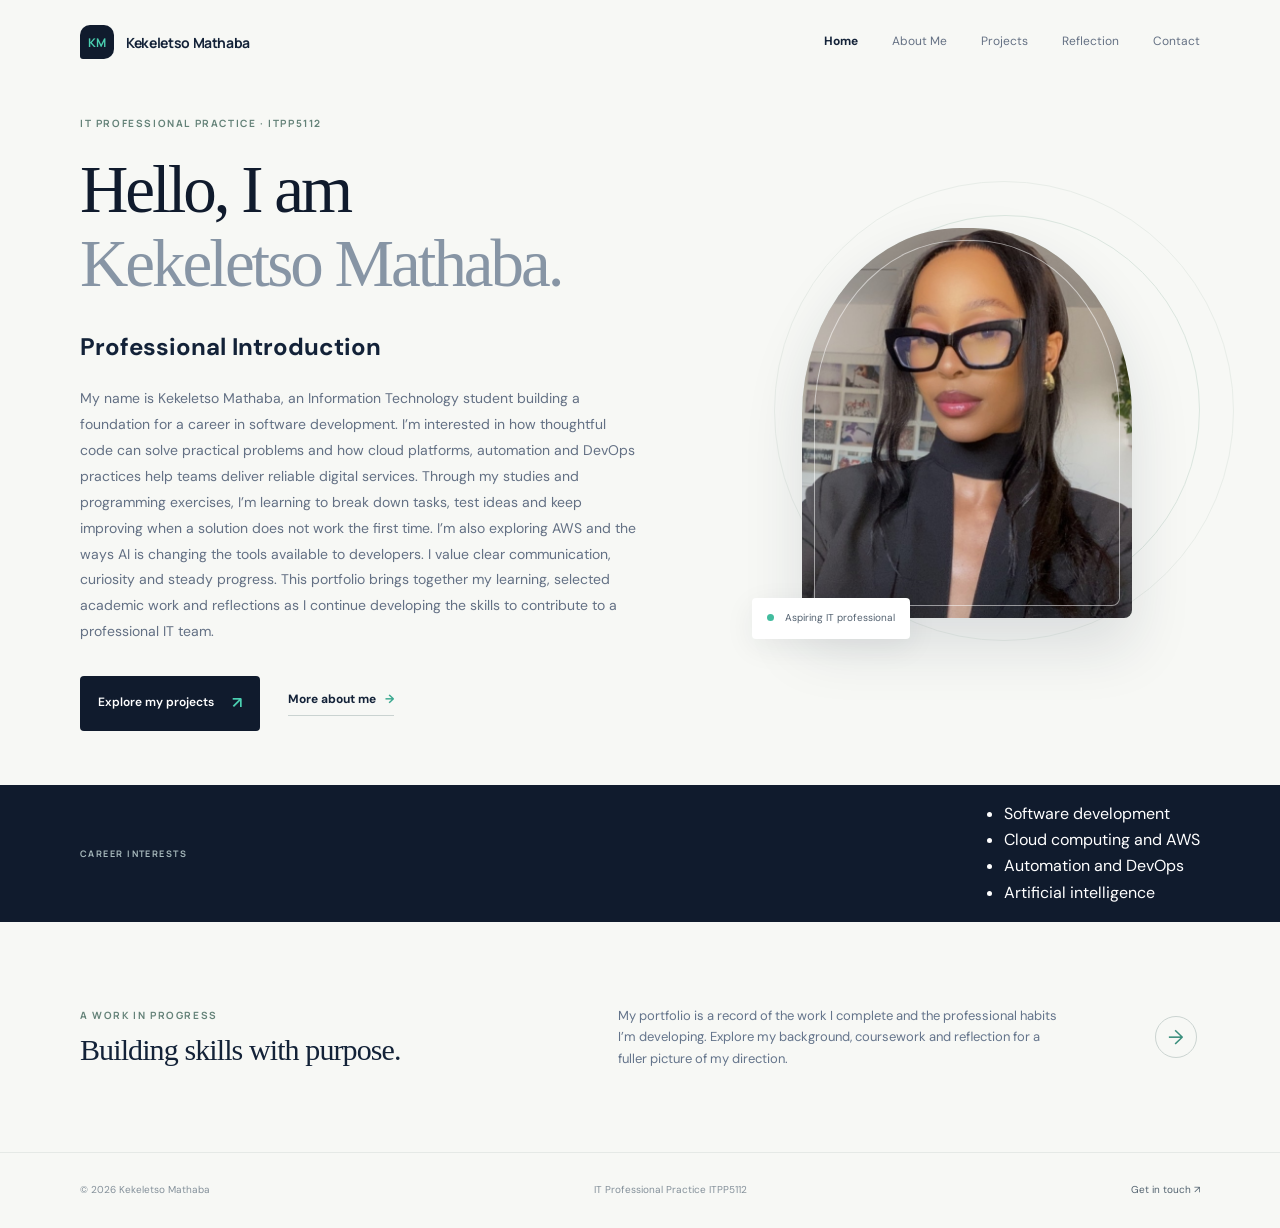
<file: index.html>
<!doctype html>
<html lang="en">
<head>
  <meta charset="utf-8">
  <meta name="viewport" content="width=device-width, initial-scale=1">
  <meta name="description" content="Meet Kekeletso Mathaba, an aspiring IT professional interested in software development, cloud computing, automation and DevOps.">
  <meta name="theme-color" content="#101b2d">
  <title>Kekeletso Mathaba | Aspiring IT Professional</title>
  <link rel="stylesheet" href="styles.css">
</head>
<body>
  <a class="skip-link" href="#main">Skip to content</a>
  <header class="site-header"><a class="brand" href="index.html" aria-label="Kekeletso Mathaba home"><span class="brand-mark">KM</span><span>Kekeletso Mathaba</span></a><button class="menu-toggle" aria-expanded="false" aria-controls="site-nav">Menu</button><nav id="site-nav" class="site-nav" aria-label="Main navigation"><a aria-current="page" href="index.html">Home</a><a href="about.html">About Me</a><a href="projects.html">Projects</a><a href="reflection.html">Reflection</a><a href="contact.html">Contact</a></nav></header>
  <main id="main">
    <section class="hero wrap"><div class="hero-copy"><p class="eyebrow">IT PROFESSIONAL PRACTICE · ITPP5112</p><h1>Hello, I am<br><span>Kekeletso Mathaba.</span></h1>
      <h2 class="home-section-title">Professional Introduction</h2><p class="intro">My name is Kekeletso Mathaba, an Information Technology student building a foundation for a career in software development. I’m interested in how thoughtful code can solve practical problems and how cloud platforms, automation and DevOps practices help teams deliver reliable digital services. Through my studies and programming exercises, I’m learning to break down tasks, test ideas and keep improving when a solution does not work the first time. I’m also exploring AWS and the ways AI is changing the tools available to developers. I value clear communication, curiosity and steady progress. This portfolio brings together my learning, selected academic work and reflections as I continue developing the skills to contribute to a professional IT team.</p>
      <div class="actions"><a class="button" href="projects.html">Explore my projects <span aria-hidden="true">↗</span></a><a class="text-link" href="about.html">More about me <span aria-hidden="true">→</span></a></div>
    </div><div class="hero-visual"><div class="photo-frame"><img src="assets/kekeletso-mathaba.jpeg" alt="Professional portrait of Kekeletso Mathaba"></div><div class="photo-caption"><span class="status-dot"></span> Aspiring IT professional</div><div class="orbit orbit-one"></div><div class="orbit orbit-two"></div></div></section>
    <section class="interest-band"><div class="wrap interest-inner"><span>CAREER INTERESTS</span><ul><li>Software development</li><li>Cloud computing and AWS</li><li>Automation and DevOps</li><li>Artificial intelligence</li></ul></div></section>
    <section class="wrap home-next"><div><p class="eyebrow">A WORK IN PROGRESS</p><h2>Building skills with purpose.</h2></div><p>My portfolio is a record of the work I complete and the professional habits I’m developing. Explore my background, coursework and reflection for a fuller picture of my direction.</p><a class="round-link" href="about.html" aria-label="Read about Kekeletso">→</a></section>
  </main>
  <footer class="site-footer"><div class="wrap footer-inner"><span>© <span data-year>2026</span> Kekeletso Mathaba</span><span>IT Professional Practice ITPP5112</span><a href="mailto:mathabakekeletso8@gmail.com">Get in touch ↗</a></div></footer>
  <script src="script.js"></script>
</body></html>
</file>
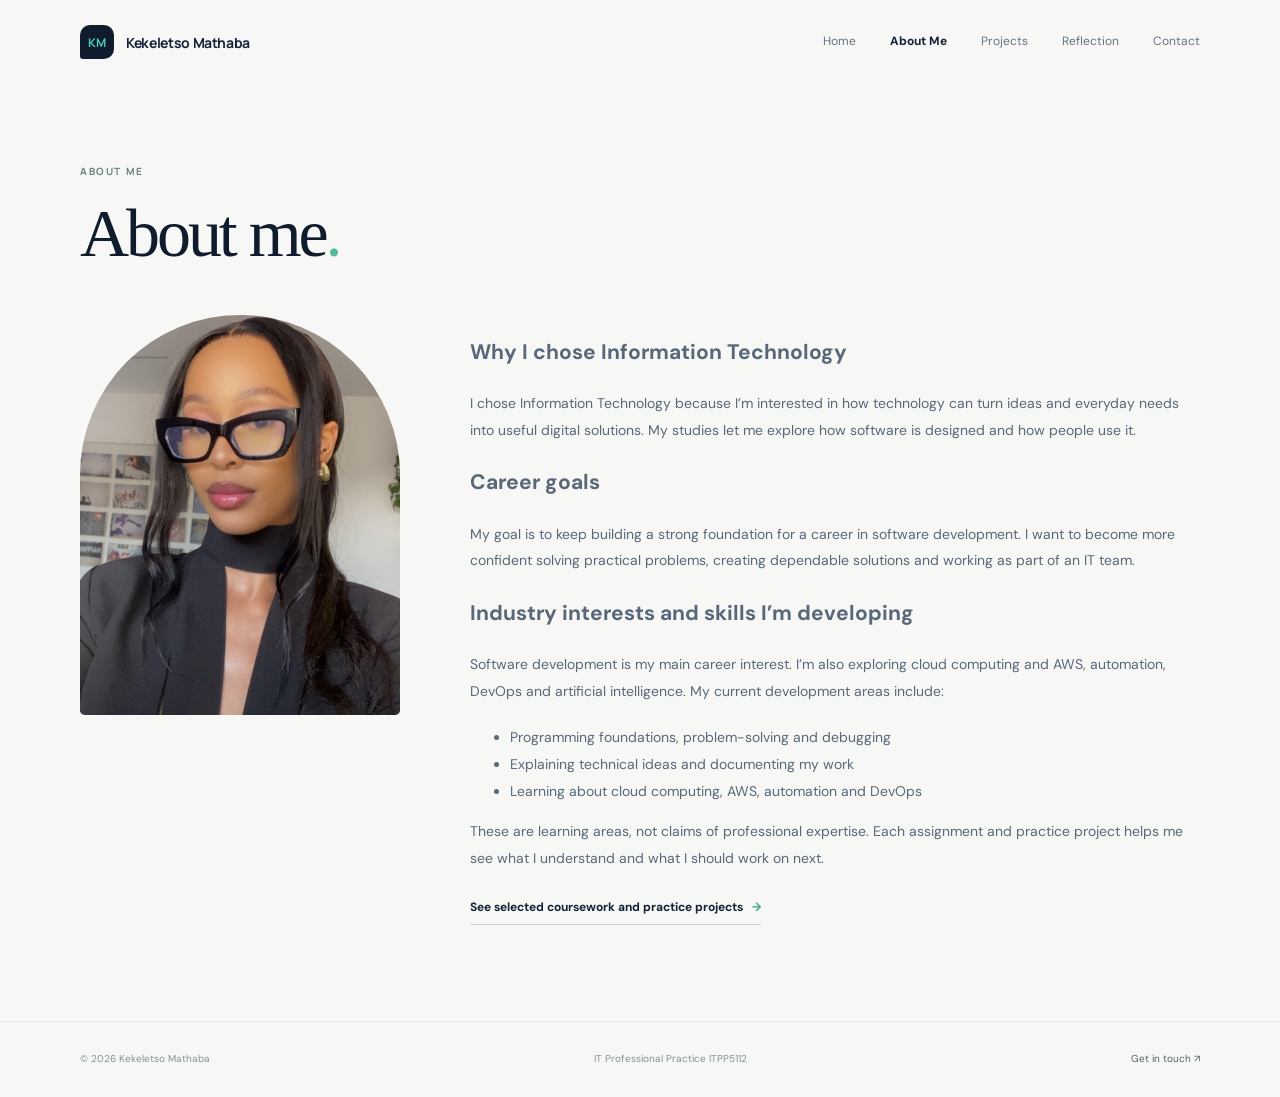
<file: about.html>
<!doctype html>
<html lang="en"><head><meta charset="utf-8"><meta name="viewport" content="width=device-width, initial-scale=1"><meta name="description" content="Learn about Kekeletso Mathaba's IT studies, career goals and developing technical skills."><meta name="theme-color" content="#101b2d"><title>About Me | Kekeletso Mathaba</title><link rel="stylesheet" href="styles.css"></head>
<body><a class="skip-link" href="#main">Skip to content</a><header class="site-header"><a class="brand" href="index.html"><span class="brand-mark">KM</span><span>Kekeletso Mathaba</span></a><button class="menu-toggle" aria-expanded="false" aria-controls="site-nav">Menu</button><nav id="site-nav" class="site-nav" aria-label="Main navigation"><a href="index.html">Home</a><a aria-current="page" href="about.html">About Me</a><a href="projects.html">Projects</a><a href="reflection.html">Reflection</a><a href="contact.html">Contact</a></nav></header>
<main id="main" class="wrap page-main"><p class="eyebrow">ABOUT ME</p><h1 class="page-title">About me<span class="title-period">.</span></h1><div class="about-layout"><div class="about-image"><img src="assets/kekeletso-mathaba.jpeg" alt="Kekeletso Mathaba, an aspiring IT professional"></div><div class="prose"><section><h2>Why I chose Information Technology</h2><p>I chose Information Technology because I’m interested in how technology can turn ideas and everyday needs into useful digital solutions. My studies let me explore how software is designed and how people use it.</p></section><section><h2>Career goals</h2><p>My goal is to keep building a strong foundation for a career in software development. I want to become more confident solving practical problems, creating dependable solutions and working as part of an IT team.</p></section><section><h2>Industry interests and skills I’m developing</h2><p>Software development is my main career interest. I’m also exploring cloud computing and AWS, automation, DevOps and artificial intelligence. My current development areas include:</p><ul><li>Programming foundations, problem-solving and debugging</li><li>Explaining technical ideas and documenting my work</li><li>Learning about cloud computing, AWS, automation and DevOps</li></ul><p>These are learning areas, not claims of professional expertise. Each assignment and practice project helps me see what I understand and what I should work on next.</p></section><a class="inline-link" href="projects.html">See selected coursework and practice projects <span aria-hidden="true">→</span></a></div></div></main>
<footer class="site-footer"><div class="wrap footer-inner"><span>© <span data-year>2026</span> Kekeletso Mathaba</span><span>IT Professional Practice ITPP5112</span><a href="mailto:mathabakekeletso8@gmail.com">Get in touch ↗</a></div></footer><script src="script.js"></script></body></html>
</file>
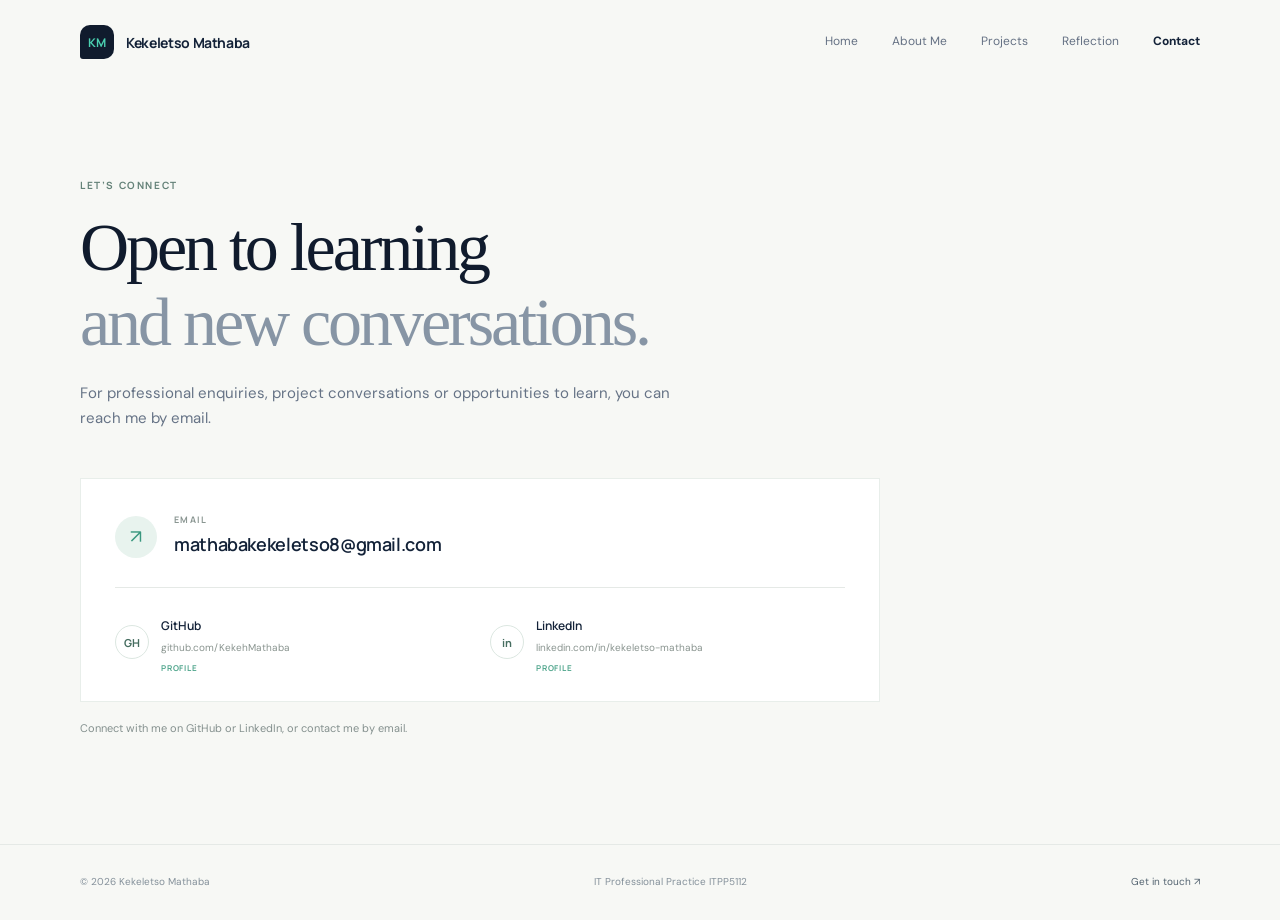
<file: contact.html>
<!doctype html>
<html lang="en"><head><meta charset="utf-8"><meta name="viewport" content="width=device-width, initial-scale=1"><meta name="description" content="Contact aspiring IT professional Kekeletso Mathaba by email and find placeholder links for GitHub and LinkedIn profiles."><meta name="theme-color" content="#101b2d"><title>Contact | Kekeletso Mathaba</title><link rel="stylesheet" href="styles.css"></head>
<body><a class="skip-link" href="#main">Skip to content</a><header class="site-header"><a class="brand" href="index.html"><span class="brand-mark">KM</span><span>Kekeletso Mathaba</span></a><button class="menu-toggle" aria-expanded="false" aria-controls="site-nav">Menu</button><nav id="site-nav" class="site-nav" aria-label="Main navigation"><a href="index.html">Home</a><a href="about.html">About Me</a><a href="projects.html">Projects</a><a href="reflection.html">Reflection</a><a aria-current="page" href="contact.html">Contact</a></nav></header>
<main id="main" class="wrap page-main contact-main"><p class="eyebrow">LET’S CONNECT</p><h1 class="page-title">Open to learning<br><span>and new conversations.</span></h1><p class="page-lead">For professional enquiries, project conversations or opportunities to learn, you can reach me by email.</p><div class="contact-card"><div class="contact-email"><span class="contact-icon">↗</span><div><span class="contact-label">EMAIL</span><a href="mailto:mathabakekeletso8@gmail.com">mathabakekeletso8@gmail.com</a></div></div><div class="profile-links"><div class="profile-row"><a class="profile-badge" href="https://github.com/KekehMathaba" target="_blank" rel="noopener noreferrer" aria-label="Visit Kekeletso Mathaba's GitHub profile">GH</a><div><strong><a href="https://github.com/KekehMathaba" target="_blank" rel="noopener noreferrer">GitHub</a></strong><p>github.com/KekehMathaba</p></div><span class="profile-soon">PROFILE</span></div><div class="profile-row"><a class="profile-badge" href="https://www.linkedin.com/in/kekeletso-mathaba" target="_blank" rel="noopener noreferrer" aria-label="Visit Kekeletso Mathaba's LinkedIn profile">in</a><div><strong><a href="https://www.linkedin.com/in/kekeletso-mathaba" target="_blank" rel="noopener noreferrer">LinkedIn</a></strong><p>linkedin.com/in/kekeletso-mathaba</p></div><span class="profile-soon">PROFILE</span></div></div></div><p class="contact-footnote">Connect with me on GitHub or LinkedIn, or contact me by email.</p></main>
<footer class="site-footer"><div class="wrap footer-inner"><span>© <span data-year>2026</span> Kekeletso Mathaba</span><span>IT Professional Practice ITPP5112</span><a href="mailto:mathabakekeletso8@gmail.com">Get in touch ↗</a></div></footer><script src="script.js"></script></body></html>
</file>
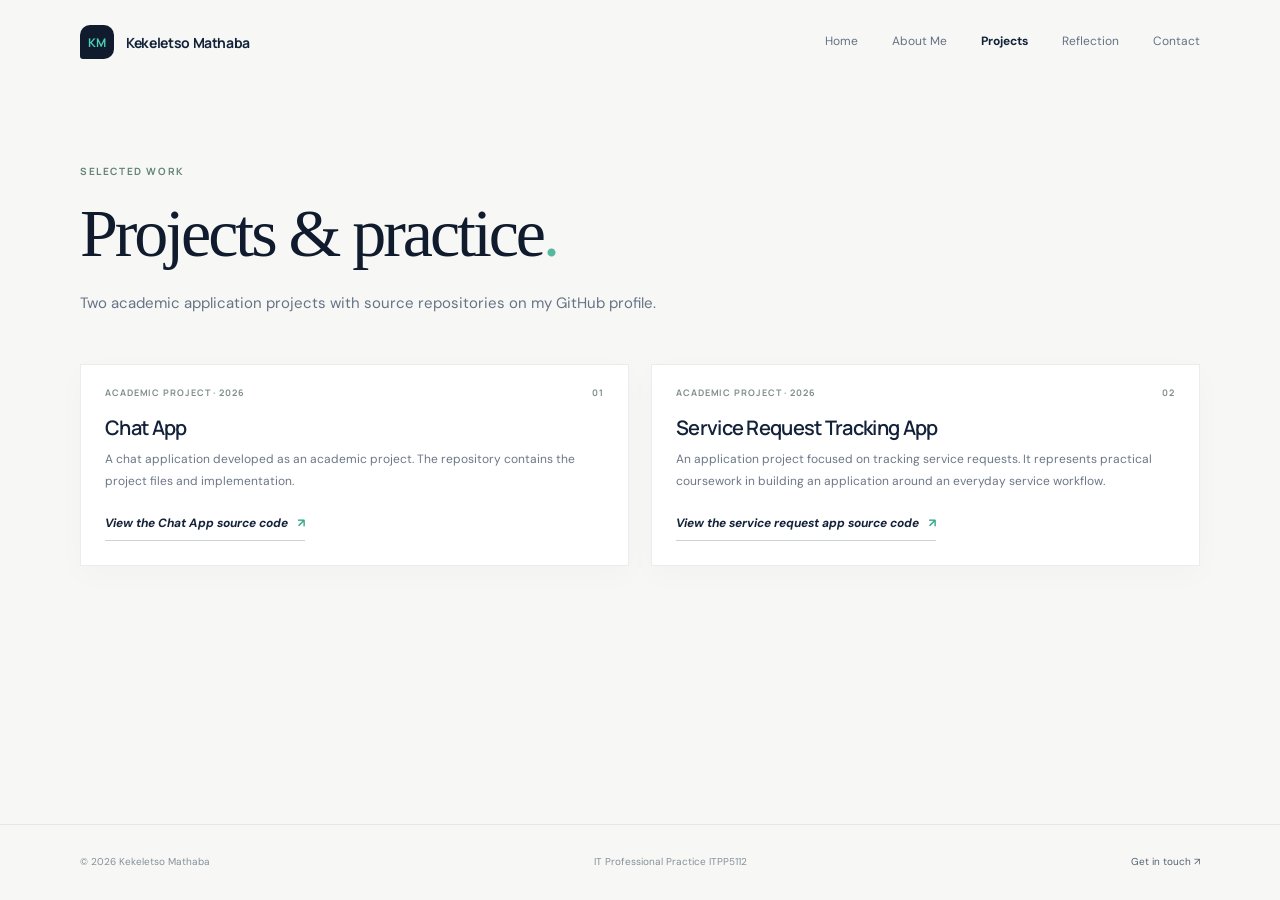
<file: projects.html>
<!doctype html>
<html lang="en"><head><meta charset="utf-8"><meta name="viewport" content="width=device-width, initial-scale=1"><meta name="description" content="Kekeletso Mathaba's academic projects: a chat app and service request tracking app, plus professional practice work."><meta name="theme-color" content="#101b2d"><title>Projects | Kekeletso Mathaba</title><link rel="stylesheet" href="styles.css"></head>
<body><a class="skip-link" href="#main">Skip to content</a><header class="site-header"><a class="brand" href="index.html"><span class="brand-mark">KM</span><span>Kekeletso Mathaba</span></a><button class="menu-toggle" aria-expanded="false" aria-controls="site-nav">Menu</button><nav id="site-nav" class="site-nav" aria-label="Main navigation"><a href="index.html">Home</a><a href="about.html">About Me</a><a aria-current="page" href="projects.html">Projects</a><a href="reflection.html">Reflection</a><a href="contact.html">Contact</a></nav></header>
<main id="main" class="wrap page-main"><p class="eyebrow">SELECTED WORK</p><h1 class="page-title">Projects &amp; practice<span class="title-period">.</span></h1><p class="page-lead">Two academic application projects with source repositories on my GitHub profile.</p><div class="project-grid">
<article class="project-card"><div class="project-content"><div class="project-meta"><span>ACADEMIC PROJECT · 2026</span><span>01</span></div><h2>Chat App</h2><p>A chat application developed as an academic project. The repository contains the project files and implementation.</p><p class="project-note"><a class="inline-link" href="https://github.com/KekehMathaba/Chat-App" target="_blank" rel="noopener noreferrer">View the Chat App source code <span aria-hidden="true">↗</span></a></p></div></article>
<article class="project-card"><div class="project-content"><div class="project-meta"><span>ACADEMIC PROJECT · 2026</span><span>02</span></div><h2>Service Request Tracking App</h2><p>An application project focused on tracking service requests. It represents practical coursework in building an application around an everyday service workflow.</p><p class="project-note"><a class="inline-link" href="https://github.com/KekehMathaba/Service-Request-tracking-app" target="_blank" rel="noopener noreferrer">View the service request app source code <span aria-hidden="true">↗</span></a></p></div></article>
</div></main>
<footer class="site-footer"><div class="wrap footer-inner"><span>© <span data-year>2026</span> Kekeletso Mathaba</span><span>IT Professional Practice ITPP5112</span><a href="mailto:mathabakekeletso8@gmail.com">Get in touch ↗</a></div></footer><script src="script.js"></script></body></html>
</file>
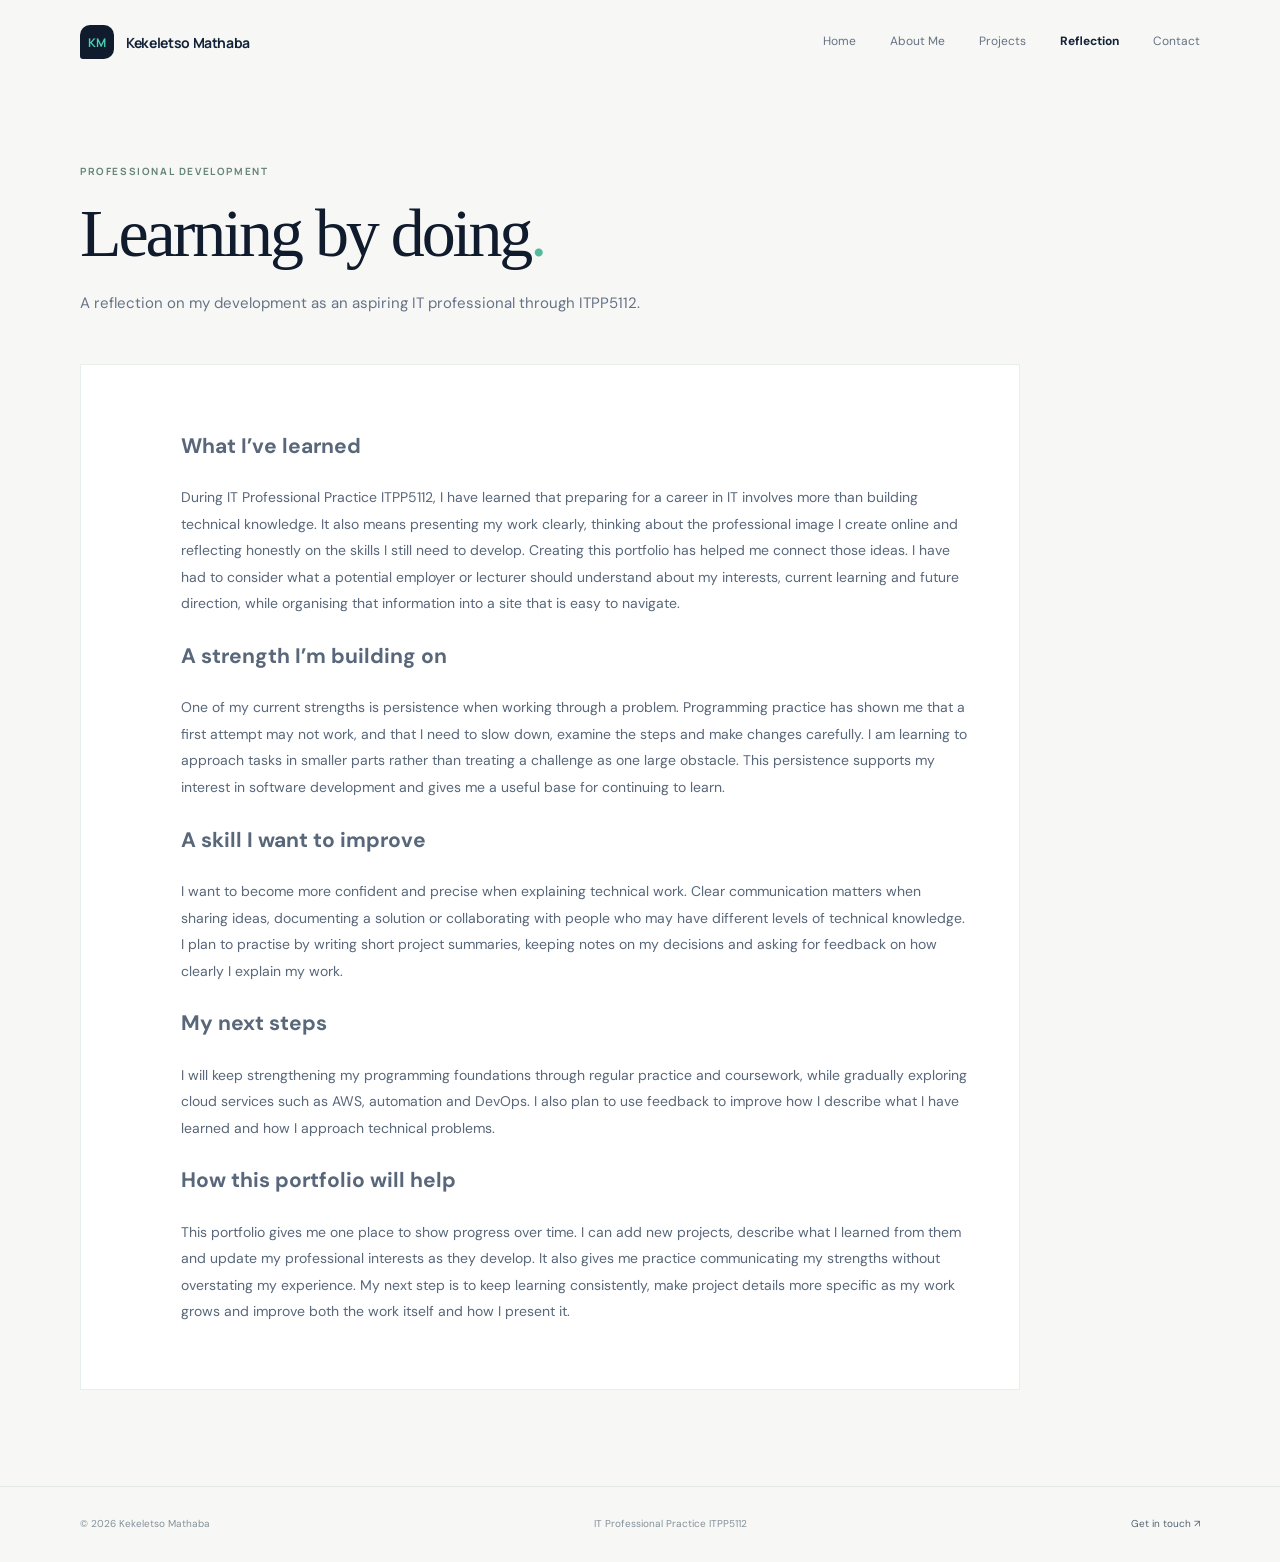
<file: reflection.html>
<!doctype html>
<html lang="en"><head><meta charset="utf-8"><meta name="viewport" content="width=device-width, initial-scale=1"><meta name="description" content="Kekeletso Mathaba reflects on learning, strengths, growth goals and the role of a professional digital portfolio."><meta name="theme-color" content="#101b2d"><title>Professional Reflection | Kekeletso Mathaba</title><link rel="stylesheet" href="styles.css"></head>
<body><a class="skip-link" href="#main">Skip to content</a><header class="site-header"><a class="brand" href="index.html"><span class="brand-mark">KM</span><span>Kekeletso Mathaba</span></a><button class="menu-toggle" aria-expanded="false" aria-controls="site-nav">Menu</button><nav id="site-nav" class="site-nav" aria-label="Main navigation"><a href="index.html">Home</a><a href="about.html">About Me</a><a href="projects.html">Projects</a><a aria-current="page" href="reflection.html">Reflection</a><a href="contact.html">Contact</a></nav></header>
<main id="main" class="wrap page-main"><p class="eyebrow">PROFESSIONAL DEVELOPMENT</p><h1 class="page-title">Learning by doing<span class="title-period">.</span></h1><p class="page-lead">A reflection on my development as an aspiring IT professional through ITPP5112.</p><article class="reflection-card reflection-card-simple"><div class="prose reflection-text"><section><h2>What I’ve learned</h2><p>During IT Professional Practice ITPP5112, I have learned that preparing for a career in IT involves more than building technical knowledge. It also means presenting my work clearly, thinking about the professional image I create online and reflecting honestly on the skills I still need to develop. Creating this portfolio has helped me connect those ideas. I have had to consider what a potential employer or lecturer should understand about my interests, current learning and future direction, while organising that information into a site that is easy to navigate.</p></section><section><h2>A strength I’m building on</h2><p>One of my current strengths is persistence when working through a problem. Programming practice has shown me that a first attempt may not work, and that I need to slow down, examine the steps and make changes carefully. I am learning to approach tasks in smaller parts rather than treating a challenge as one large obstacle. This persistence supports my interest in software development and gives me a useful base for continuing to learn.</p></section><section><h2>A skill I want to improve</h2><p>I want to become more confident and precise when explaining technical work. Clear communication matters when sharing ideas, documenting a solution or collaborating with people who may have different levels of technical knowledge. I plan to practise by writing short project summaries, keeping notes on my decisions and asking for feedback on how clearly I explain my work.</p></section><section><h2>My next steps</h2><p>I will keep strengthening my programming foundations through regular practice and coursework, while gradually exploring cloud services such as AWS, automation and DevOps. I also plan to use feedback to improve how I describe what I have learned and how I approach technical problems.</p></section><section><h2>How this portfolio will help</h2><p>This portfolio gives me one place to show progress over time. I can add new projects, describe what I learned from them and update my professional interests as they develop. It also gives me practice communicating my strengths without overstating my experience. My next step is to keep learning consistently, make project details more specific as my work grows and improve both the work itself and how I present it.</p></section></div></article></main>
<footer class="site-footer"><div class="wrap footer-inner"><span>© <span data-year>2026</span> Kekeletso Mathaba</span><span>IT Professional Practice ITPP5112</span><a href="mailto:mathabakekeletso8@gmail.com">Get in touch ↗</a></div></footer><script src="script.js"></script></body></html>
</file>
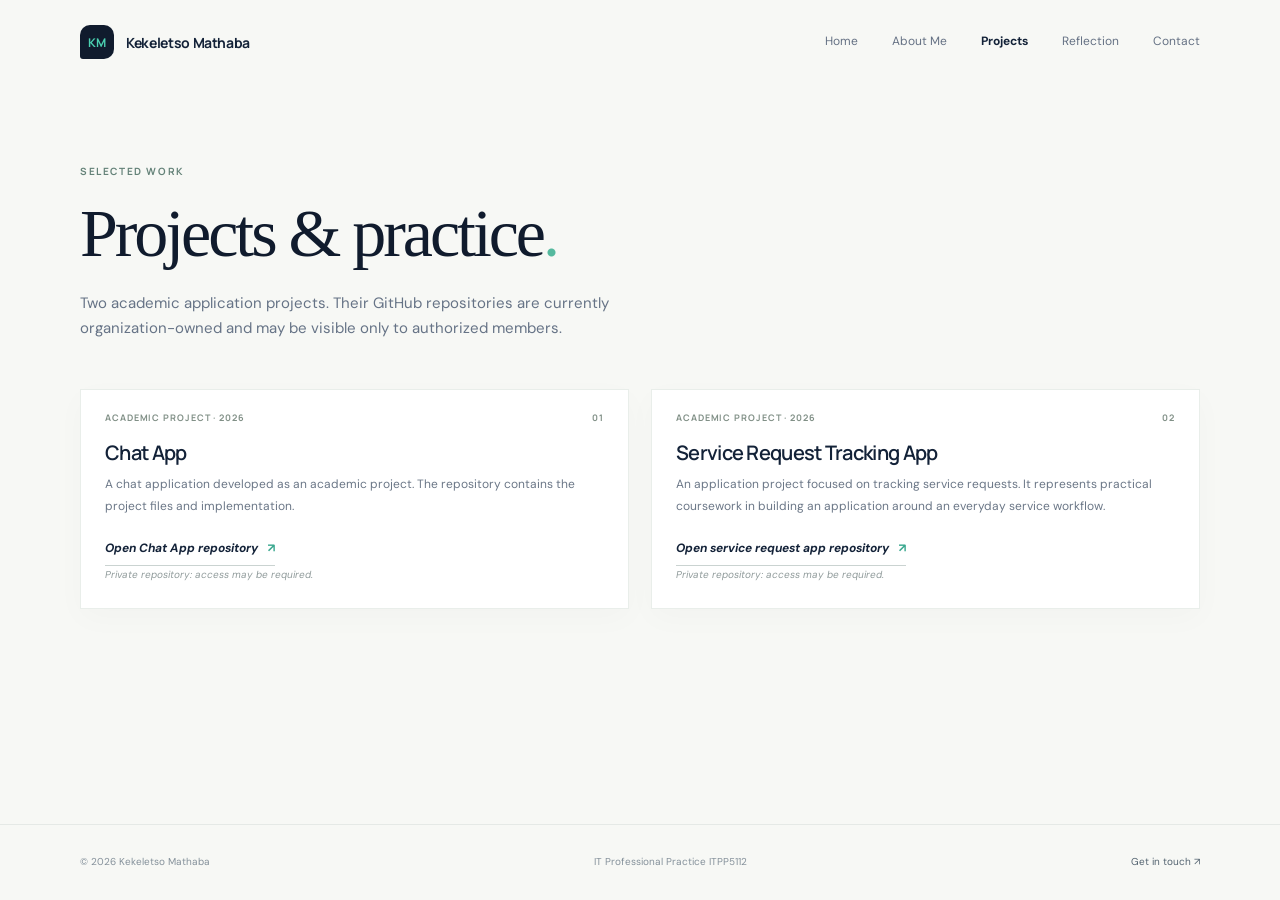
<file: kekeletso-portfolio-source/projects.html>
<!doctype html>
<html lang="en"><head><meta charset="utf-8"><meta name="viewport" content="width=device-width, initial-scale=1"><meta name="description" content="Kekeletso Mathaba's academic projects: a chat app and service request tracking app, plus professional practice work."><meta name="theme-color" content="#101b2d"><title>Projects | Kekeletso Mathaba</title><link rel="stylesheet" href="styles.css"></head>
<body><a class="skip-link" href="#main">Skip to content</a><header class="site-header"><a class="brand" href="index.html"><span class="brand-mark">KM</span><span>Kekeletso Mathaba</span></a><button class="menu-toggle" aria-expanded="false" aria-controls="site-nav">Menu</button><nav id="site-nav" class="site-nav" aria-label="Main navigation"><a href="index.html">Home</a><a href="about.html">About Me</a><a aria-current="page" href="projects.html">Projects</a><a href="reflection.html">Reflection</a><a href="contact.html">Contact</a></nav></header>
<main id="main" class="wrap page-main"><p class="eyebrow">SELECTED WORK</p><h1 class="page-title">Projects &amp; practice<span class="title-period">.</span></h1><p class="page-lead">Two academic application projects. Their GitHub repositories are currently organization-owned and may be visible only to authorized members.</p><div class="project-grid">
<article class="project-card"><div class="project-content"><div class="project-meta"><span>ACADEMIC PROJECT · 2026</span><span>01</span></div><h2>Chat App</h2><p>A chat application developed as an academic project. The repository contains the project files and implementation.</p><p class="project-note"><a class="inline-link" href="https://github.com/EMKNDN/ChatApp-2026-KekehMathaba" target="_blank" rel="noopener noreferrer">Open Chat App repository <span aria-hidden="true">↗</span></a><br>Private repository: access may be required.</p></div></article>
<article class="project-card"><div class="project-content"><div class="project-meta"><span>ACADEMIC PROJECT · 2026</span><span>02</span></div><h2>Service Request Tracking App</h2><p>An application project focused on tracking service requests. It represents practical coursework in building an application around an everyday service workflow.</p><p class="project-note"><a class="inline-link" href="https://github.com/EMKNDN/prog5121-2026-ice-task-4-KekehMathaba" target="_blank" rel="noopener noreferrer">Open service request app repository <span aria-hidden="true">↗</span></a><br>Private repository: access may be required.</p></div></article>
</div></main>
<footer class="site-footer"><div class="wrap footer-inner"><span>© <span data-year>2026</span> Kekeletso Mathaba</span><span>IT Professional Practice ITPP5112</span><a href="mailto:mathabakekeletso8@gmail.com">Get in touch ↗</a></div></footer><script src="script.js"></script></body></html>
</file>
<file: styles.css>
@import url('https://fonts.googleapis.com/css2?family=DM+Sans:wght@400;500;600;700&family=Manrope:wght@400;500;600;700;800&display=swap');
:root{--ink:#132238;--muted:#64748b;--navy:#101b2d;--teal:#4bd0b1;--cream:#f7f8f5;--line:#e5e9e6;--white:#fff;--serif:Georgia,'Times New Roman',serif;--sans:'DM Sans',Arial,sans-serif;--display:Manrope,'DM Sans',Arial,sans-serif}
*{box-sizing:border-box}html{scroll-behavior:smooth}body{margin:0;background:var(--cream);color:var(--ink);font:16px/1.65 var(--sans);-webkit-font-smoothing:antialiased}a{color:inherit;text-decoration:none}img{display:block;max-width:100%}.wrap{width:min(1120px,calc(100% - 64px));margin-inline:auto}.site-header{height:84px;padding:0 max(32px,calc((100vw - 1120px)/2));display:flex;align-items:center;justify-content:space-between;background:var(--cream);position:relative;z-index:3}.brand{display:flex;align-items:center;gap:12px;font:700 14px var(--display);letter-spacing:-.025em}.brand-mark{display:grid;place-items:center;width:34px;height:34px;border-radius:10px 10px 10px 3px;background:var(--navy);color:var(--teal);font-size:12px}.site-nav{display:flex;align-items:center;gap:34px}.site-nav a{font-size:12px;color:#657184;transition:color .2s}.site-nav a:hover,.site-nav a[aria-current=page]{color:var(--ink)}.site-nav a[aria-current=page]{font-weight:700}.menu-toggle{display:none}.skip-link{position:absolute;left:12px;top:-60px;background:var(--navy);color:white;padding:10px 14px;z-index:10}.skip-link:focus{top:12px}.hero{display:grid;grid-template-columns:1.12fr .88fr;align-items:center;gap:60px;min-height:600px;padding-top:32px;padding-bottom:54px}.eyebrow{font:700 10px var(--display);letter-spacing:.16em;color:#648278;margin:0 0 22px}.hero h1,.page-title{font:500 clamp(40px,5.6vw,67px)/1.11 var(--serif);letter-spacing:-.045em;color:var(--navy);margin:0 0 26px}.hero h1 span,.page-title span:not(.title-period){color:#8795a5}.intro{max-width:560px;color:#637084;font-size:14px;line-height:1.85;margin:0}.actions{display:flex;align-items:center;gap:28px;margin-top:31px}.button{display:inline-flex;align-items:center;gap:18px;background:var(--navy);color:white;padding:14px 18px;border-radius:4px;font-size:12px;font-weight:600;transition:transform .2s,background .2s}.button:hover{transform:translateY(-2px);background:#1b3150}.button span{font-size:16px;color:var(--teal)}.text-link,.inline-link{font-size:12px;font-weight:700;border-bottom:1px solid #cad3d1;padding-bottom:5px}.text-link span,.inline-link span{color:#3aa88f;padding-left:6px}.hero-visual{height:440px;position:relative;display:grid;place-items:center}.photo-frame{position:relative;z-index:1;width:min(330px,78%);height:390px;border-radius:48% 48% 8px 8px;background:#d8e5df;overflow:hidden;box-shadow:0 28px 60px #15294320}.photo-frame:before{content:'';position:absolute;inset:12px;border:1px solid #ffffff85;border-radius:inherit;z-index:1;pointer-events:none}.photo-frame img{width:100%;height:100%;object-fit:cover;object-position:center 28%}.photo-caption{position:absolute;z-index:2;left:4%;bottom:1%;background:white;padding:12px 15px;border-radius:4px;box-shadow:0 8px 30px #172a3e12;font-size:10px;color:#536170}.status-dot{display:inline-block;width:7px;height:7px;background:#42bc9e;border-radius:50%;margin-right:8px}.orbit{position:absolute;border:1px solid #dbe6df;border-radius:50%;width:390px;height:390px}.orbit-one{right:0;top:12px}.orbit-two{width:460px;height:460px;right:-34px;top:-22px;border-color:#e8ede8}.interest-band{background:var(--navy);color:white}.interest-inner{min-height:100px;display:flex;align-items:center;justify-content:space-between;gap:26px}.interest-inner>span{font:700 9px var(--display);letter-spacing:.16em;color:#a6b8bb;white-space:nowrap}.interest-inner p{display:flex;gap:19px;align-items:center;flex-wrap:wrap;margin:0;font-size:12px;color:#f1f5f3}.interest-inner i{color:var(--teal);font-style:normal;font-size:10px}.home-next{min-height:230px;display:grid;grid-template-columns:1fr 1fr 45px;align-items:center;gap:44px}.home-next .eyebrow{margin-bottom:11px}.home-next h2{font:500 30px var(--serif);letter-spacing:-.03em;margin:0}.home-next>p{font-size:13px;color:var(--muted);max-width:440px}.round-link{height:42px;width:42px;border:1px solid #cbd4d1;border-radius:50%;display:grid;place-items:center;font-size:20px;color:#398e7c;transition:.2s}.round-link:hover{background:var(--navy);color:white}.site-footer{border-top:1px solid var(--line)}.footer-inner{min-height:75px;display:flex;align-items:center;justify-content:space-between;gap:18px;color:#84909a;font-size:10px}.footer-inner a{color:#52626f}.page-main{padding-top:80px;padding-bottom:96px;min-height:calc(100vh - 160px)}.page-main>.eyebrow{margin-bottom:18px}.page-title{font-size:clamp(46px,6vw,68px);margin-bottom:20px}.title-period{color:#55b99e}.page-lead{max-width:620px;color:#667386;font-size:15px;margin:0 0 48px}.about-layout{display:grid;grid-template-columns:320px 1fr;gap:70px;align-items:start;margin-top:44px}.about-image{height:400px;border-radius:170px 170px 5px 5px;overflow:hidden;background:#d9e7e0}.about-image img{width:100%;height:100%;object-fit:cover;object-position:center 24%}.prose{color:#586779;font-size:14px;line-height:1.9}.prose p{margin:0 0 20px}.prose .lead{font:500 21px/1.5 var(--serif);color:var(--navy);letter-spacing:-.015em}.inline-link{display:inline-block;margin-top:5px;color:var(--ink)}.skills-section{margin-top:84px;padding-top:32px;border-top:1px solid var(--line)}.skills-section .eyebrow{margin-bottom:24px}.skill-grid{display:grid;grid-template-columns:repeat(3,1fr);gap:32px}.skill-grid article{border-left:1px solid #b9d3cb;padding:3px 0 3px 20px}.skill-grid article>span{font:700 10px var(--display);color:#41a88f}.skill-grid h2{font:600 16px var(--display);margin:12px 0 5px}.skill-grid p{font-size:12px;color:var(--muted);margin:0;max-width:280px}.project-grid{display:grid;grid-template-columns:1fr 1fr;gap:22px}.project-card{background:white;border:1px solid #e9eeea;box-shadow:0 9px 30px #172a3e06}.project-art{height:210px;position:relative;overflow:hidden;display:flex;align-items:center;justify-content:center}.art-portfolio{background:#e8f0ec}.art-label{position:absolute;left:24px;top:20px;font:700 9px var(--display);letter-spacing:.13em;color:#568b7b}.mini-browser{background:white;border-radius:5px;width:66%;height:120px;padding:13px;box-shadow:0 14px 32px #283d3218}.mini-browser i{display:inline-block;width:5px;height:5px;background:#73b8a4;border-radius:50%;margin-right:4px}.mini-line{height:6px;width:45%;background:#d9e7e0;border-radius:4px;margin-top:21px}.mini-line.short{width:70%;height:4px;margin-top:9px;background:#e9efeb}.art-code{background:#17263b;color:#53ceb0;gap:24px}.code-symbol{font:700 49px var(--display);letter-spacing:-.1em}.code-lines{font:12px/1.8 monospace;color:#b9d8ce}.art-poe{background:#eff0e8;color:#697e70;flex-direction:column;gap:8px}.poe-mark{font:800 48px var(--display);letter-spacing:-.08em;color:#385749}.poe-caption{text-align:center;font:700 9px/1.5 var(--display);letter-spacing:.13em}.project-content{padding:21px 24px 24px}.project-meta{display:flex;justify-content:space-between;font:700 9px var(--display);letter-spacing:.1em;color:#819087}.project-content h2{font:600 20px var(--display);letter-spacing:-.035em;margin:15px 0 8px}.project-content>p{font-size:12px;line-height:1.8;color:#6b7787;margin:0 0 16px}.tags{display:flex;flex-wrap:wrap;gap:6px}.tags span{font-size:9px;color:#547466;background:#edf5f1;padding:5px 8px;border-radius:2px}.project-content .project-note{font-size:10px;color:#909b9b;margin:15px 0 0;font-style:italic}.project-wide{grid-column:1/-1;display:grid;grid-template-columns:38% 1fr}.project-wide .project-art{height:100%;min-height:260px}.project-wide .project-content{padding:29px 32px}.note-box{display:flex;gap:15px;align-items:flex-start;background:#eef3ef;border-left:2px solid #73b59f;margin-top:26px;padding:16px 20px;color:#64716f}.note-icon{color:#48ad92}.note-box p{font-size:11px;line-height:1.7;margin:0}.note-box strong{color:#294538}.reflection-card{background:#fff;border:1px solid #e8eeea;display:grid;grid-template-columns:175px 1fr;max-width:940px;padding:44px 52px 44px 0;margin-top:43px}.reflection-aside{border-right:1px solid var(--line);padding:0 28px;display:flex;flex-direction:column;justify-content:space-between;color:#91a099;font:700 9px/1.6 var(--display);letter-spacing:.1em}.reflection-number{font:500 60px/1 var(--serif);color:#9acbbb;letter-spacing:-.05em}.reflection-text{padding-left:48px}.reflection-text p{margin-bottom:20px}.reflection-text .reflection-count{font:700 9px var(--display);color:#91a099;letter-spacing:.1em;margin-top:28px;margin-bottom:0}.reflection-quote{display:flex;gap:18px;align-items:center;margin-top:42px;color:#3d7667}.reflection-quote span{font:70px/.7 var(--serif);color:#92c6b6}.reflection-quote p{font:italic 19px var(--serif);margin:0}.contact-main{padding-top:94px}.contact-card{max-width:800px;background:white;border:1px solid #e8eeea;padding:28px 34px}.contact-email{display:flex;align-items:center;gap:17px;padding:6px 0 27px;border-bottom:1px solid var(--line)}.contact-icon{display:grid;place-items:center;width:42px;height:42px;border-radius:50%;background:#e8f3ee;color:#39977e;font-size:19px}.contact-label{display:block;font:700 9px var(--display);letter-spacing:.14em;color:#8a9692;margin-bottom:6px}.contact-email a{font:600 18px var(--display);letter-spacing:-.02em}.profile-links{display:grid;grid-template-columns:1fr 1fr;gap:20px;padding-top:24px}.profile-row{display:grid;grid-template-columns:34px 1fr;column-gap:12px;align-items:center}.profile-badge{grid-row:span 2;display:grid;place-items:center;width:34px;height:34px;border:1px solid #dce7e1;border-radius:50%;font:700 11px var(--display);color:#466d60}.profile-row strong{font:600 12px var(--display)}.profile-row p{font-size:10px;color:#89948f;margin:2px 0 0}.profile-soon{grid-column:2;font:700 8px var(--display);letter-spacing:.1em;color:#51a68d;margin-top:5px}.contact-footnote{font-size:11px;color:#84908e;margin-top:17px}
@media(max-width:800px){.wrap{width:min(100% - 42px,660px)}.site-header{height:72px;padding:0 21px}.menu-toggle{display:block;border:1px solid #d9e0dd;border-radius:3px;background:transparent;padding:8px 12px;color:var(--ink);font:600 11px var(--sans)}.site-nav{display:none;position:absolute;top:72px;left:0;right:0;padding:16px 21px 20px;background:var(--cream);border-top:1px solid var(--line);box-shadow:0 12px 22px #12223810;flex-direction:column;align-items:flex-start;gap:16px}.site-nav.is-open{display:flex}.hero{grid-template-columns:1fr;gap:30px;padding-top:55px;min-height:0}.hero h1{font-size:clamp(44px,9vw,64px)}.hero-visual{grid-row:1;height:350px}.photo-frame{height:320px;width:260px}.orbit-one{right:calc(50% - 180px);width:340px;height:340px;top:0}.orbit-two{right:calc(50% - 210px);width:400px;height:400px;top:-30px}.photo-caption{left:calc(50% - 170px);bottom:0}.interest-inner{padding-block:25px;align-items:flex-start;flex-direction:column;gap:11px}.interest-inner p{gap:10px}.home-next{grid-template-columns:1fr 42px;gap:8px 20px;padding-block:38px}.home-next>p{grid-column:1;grid-row:2;margin:0}.round-link{grid-column:2;grid-row:1/3}.page-main{padding-top:58px;padding-bottom:72px}.about-layout{grid-template-columns:220px 1fr;gap:30px}.about-image{height:310px}.project-wide{grid-template-columns:34% 1fr}.project-wide .project-art{min-height:100%}.reflection-card{grid-template-columns:105px 1fr;padding:32px 28px 32px 0}.reflection-aside{padding:0 16px}.reflection-number{font-size:48px}.reflection-text{padding-left:28px}}
@media(max-width:560px){.wrap{width:calc(100% - 38px)}.brand{font-size:12px}.hero{padding-top:34px;padding-bottom:38px}.hero-visual{height:295px}.photo-frame{height:270px;width:220px}.orbit-one{width:290px;height:290px;right:calc(50% - 155px)}.orbit-two{width:340px;height:340px;right:calc(50% - 180px);top:-25px}.photo-caption{left:calc(50% - 150px);font-size:9px;padding:10px 12px}.hero h1{font-size:43px}.intro{font-size:13px}.actions{gap:19px;flex-wrap:wrap}.button{font-size:11px}.text-link{font-size:11px}.interest-inner p{font-size:11px;line-height:2}.home-next h2{font-size:27px}.footer-inner{padding-block:18px;display:grid;grid-template-columns:1fr auto;font-size:9px}.footer-inner span:nth-child(2){grid-column:1;grid-row:2}.footer-inner a{grid-column:2;grid-row:1/3}.page-main{padding-top:48px}.page-title{font-size:45px}.page-lead{font-size:13px;margin-bottom:34px}.about-layout{grid-template-columns:1fr;gap:27px;margin-top:30px}.about-image{height:350px;width:min(270px,80%);margin:auto}.prose{font-size:13px}.prose .lead{font-size:19px}.skills-section{margin-top:55px}.skill-grid{grid-template-columns:1fr;gap:20px}.skill-grid article{padding-left:16px}.project-grid{grid-template-columns:1fr}.project-art{height:190px}.project-wide{grid-column:auto;display:block}.project-wide .project-art{height:185px;min-height:0}.project-wide .project-content{padding:21px 24px 24px}.project-content h2{font-size:18px}.reflection-card{display:block;padding:24px 20px}.reflection-aside{border-right:0;border-bottom:1px solid var(--line);padding:0 0 14px;display:flex;flex-direction:row;align-items:center}.reflection-number{font-size:42px}.reflection-text{padding:23px 0 0;font-size:13px}.reflection-quote{align-items:flex-start}.reflection-quote p{font-size:16px}.contact-main{padding-top:62px}.contact-card{padding:23px 19px}.contact-email a{font-size:14px}.profile-links{grid-template-columns:1fr;gap:17px}.note-box{padding:14px}}
.reflection-card-simple{display:block;padding:44px 52px}
@media(max-width:800px){.reflection-card-simple{padding:32px 28px}}
@media(max-width:560px){.reflection-card-simple{padding:24px 20px}}
@media(prefers-reduced-motion:reduce){*,*::before,*::after{scroll-behavior:auto!important;transition:none!important}}
</file>
<file: kekeletso-portfolio-source/styles.css>
@import url('https://fonts.googleapis.com/css2?family=DM+Sans:wght@400;500;600;700&family=Manrope:wght@400;500;600;700;800&display=swap');
:root{--ink:#132238;--muted:#64748b;--navy:#101b2d;--teal:#4bd0b1;--cream:#f7f8f5;--line:#e5e9e6;--white:#fff;--serif:Georgia,'Times New Roman',serif;--sans:'DM Sans',Arial,sans-serif;--display:Manrope,'DM Sans',Arial,sans-serif}
*{box-sizing:border-box}html{scroll-behavior:smooth}body{margin:0;background:var(--cream);color:var(--ink);font:16px/1.65 var(--sans);-webkit-font-smoothing:antialiased}a{color:inherit;text-decoration:none}img{display:block;max-width:100%}.wrap{width:min(1120px,calc(100% - 64px));margin-inline:auto}.site-header{height:84px;padding:0 max(32px,calc((100vw - 1120px)/2));display:flex;align-items:center;justify-content:space-between;background:var(--cream);position:relative;z-index:3}.brand{display:flex;align-items:center;gap:12px;font:700 14px var(--display);letter-spacing:-.025em}.brand-mark{display:grid;place-items:center;width:34px;height:34px;border-radius:10px 10px 10px 3px;background:var(--navy);color:var(--teal);font-size:12px}.site-nav{display:flex;align-items:center;gap:34px}.site-nav a{font-size:12px;color:#657184;transition:color .2s}.site-nav a:hover,.site-nav a[aria-current=page]{color:var(--ink)}.site-nav a[aria-current=page]{font-weight:700}.menu-toggle{display:none}.skip-link{position:absolute;left:12px;top:-60px;background:var(--navy);color:white;padding:10px 14px;z-index:10}.skip-link:focus{top:12px}.hero{display:grid;grid-template-columns:1.12fr .88fr;align-items:center;gap:60px;min-height:600px;padding-top:32px;padding-bottom:54px}.eyebrow{font:700 10px var(--display);letter-spacing:.16em;color:#648278;margin:0 0 22px}.hero h1,.page-title{font:500 clamp(40px,5.6vw,67px)/1.11 var(--serif);letter-spacing:-.045em;color:var(--navy);margin:0 0 26px}.hero h1 span,.page-title span:not(.title-period){color:#8795a5}.intro{max-width:560px;color:#637084;font-size:14px;line-height:1.85;margin:0}.actions{display:flex;align-items:center;gap:28px;margin-top:31px}.button{display:inline-flex;align-items:center;gap:18px;background:var(--navy);color:white;padding:14px 18px;border-radius:4px;font-size:12px;font-weight:600;transition:transform .2s,background .2s}.button:hover{transform:translateY(-2px);background:#1b3150}.button span{font-size:16px;color:var(--teal)}.text-link,.inline-link{font-size:12px;font-weight:700;border-bottom:1px solid #cad3d1;padding-bottom:5px}.text-link span,.inline-link span{color:#3aa88f;padding-left:6px}.hero-visual{height:440px;position:relative;display:grid;place-items:center}.photo-frame{position:relative;z-index:1;width:min(330px,78%);height:390px;border-radius:48% 48% 8px 8px;background:#d8e5df;overflow:hidden;box-shadow:0 28px 60px #15294320}.photo-frame:before{content:'';position:absolute;inset:12px;border:1px solid #ffffff85;border-radius:inherit;z-index:1;pointer-events:none}.photo-frame img{width:100%;height:100%;object-fit:cover;object-position:center 28%}.photo-caption{position:absolute;z-index:2;left:4%;bottom:1%;background:white;padding:12px 15px;border-radius:4px;box-shadow:0 8px 30px #172a3e12;font-size:10px;color:#536170}.status-dot{display:inline-block;width:7px;height:7px;background:#42bc9e;border-radius:50%;margin-right:8px}.orbit{position:absolute;border:1px solid #dbe6df;border-radius:50%;width:390px;height:390px}.orbit-one{right:0;top:12px}.orbit-two{width:460px;height:460px;right:-34px;top:-22px;border-color:#e8ede8}.interest-band{background:var(--navy);color:white}.interest-inner{min-height:100px;display:flex;align-items:center;justify-content:space-between;gap:26px}.interest-inner>span{font:700 9px var(--display);letter-spacing:.16em;color:#a6b8bb;white-space:nowrap}.interest-inner p{display:flex;gap:19px;align-items:center;flex-wrap:wrap;margin:0;font-size:12px;color:#f1f5f3}.interest-inner i{color:var(--teal);font-style:normal;font-size:10px}.home-next{min-height:230px;display:grid;grid-template-columns:1fr 1fr 45px;align-items:center;gap:44px}.home-next .eyebrow{margin-bottom:11px}.home-next h2{font:500 30px var(--serif);letter-spacing:-.03em;margin:0}.home-next>p{font-size:13px;color:var(--muted);max-width:440px}.round-link{height:42px;width:42px;border:1px solid #cbd4d1;border-radius:50%;display:grid;place-items:center;font-size:20px;color:#398e7c;transition:.2s}.round-link:hover{background:var(--navy);color:white}.site-footer{border-top:1px solid var(--line)}.footer-inner{min-height:75px;display:flex;align-items:center;justify-content:space-between;gap:18px;color:#84909a;font-size:10px}.footer-inner a{color:#52626f}.page-main{padding-top:80px;padding-bottom:96px;min-height:calc(100vh - 160px)}.page-main>.eyebrow{margin-bottom:18px}.page-title{font-size:clamp(46px,6vw,68px);margin-bottom:20px}.title-period{color:#55b99e}.page-lead{max-width:620px;color:#667386;font-size:15px;margin:0 0 48px}.about-layout{display:grid;grid-template-columns:320px 1fr;gap:70px;align-items:start;margin-top:44px}.about-image{height:400px;border-radius:170px 170px 5px 5px;overflow:hidden;background:#d9e7e0}.about-image img{width:100%;height:100%;object-fit:cover;object-position:center 24%}.prose{color:#586779;font-size:14px;line-height:1.9}.prose p{margin:0 0 20px}.prose .lead{font:500 21px/1.5 var(--serif);color:var(--navy);letter-spacing:-.015em}.inline-link{display:inline-block;margin-top:5px;color:var(--ink)}.skills-section{margin-top:84px;padding-top:32px;border-top:1px solid var(--line)}.skills-section .eyebrow{margin-bottom:24px}.skill-grid{display:grid;grid-template-columns:repeat(3,1fr);gap:32px}.skill-grid article{border-left:1px solid #b9d3cb;padding:3px 0 3px 20px}.skill-grid article>span{font:700 10px var(--display);color:#41a88f}.skill-grid h2{font:600 16px var(--display);margin:12px 0 5px}.skill-grid p{font-size:12px;color:var(--muted);margin:0;max-width:280px}.project-grid{display:grid;grid-template-columns:1fr 1fr;gap:22px}.project-card{background:white;border:1px solid #e9eeea;box-shadow:0 9px 30px #172a3e06}.project-art{height:210px;position:relative;overflow:hidden;display:flex;align-items:center;justify-content:center}.art-portfolio{background:#e8f0ec}.art-label{position:absolute;left:24px;top:20px;font:700 9px var(--display);letter-spacing:.13em;color:#568b7b}.mini-browser{background:white;border-radius:5px;width:66%;height:120px;padding:13px;box-shadow:0 14px 32px #283d3218}.mini-browser i{display:inline-block;width:5px;height:5px;background:#73b8a4;border-radius:50%;margin-right:4px}.mini-line{height:6px;width:45%;background:#d9e7e0;border-radius:4px;margin-top:21px}.mini-line.short{width:70%;height:4px;margin-top:9px;background:#e9efeb}.art-code{background:#17263b;color:#53ceb0;gap:24px}.code-symbol{font:700 49px var(--display);letter-spacing:-.1em}.code-lines{font:12px/1.8 monospace;color:#b9d8ce}.art-poe{background:#eff0e8;color:#697e70;flex-direction:column;gap:8px}.poe-mark{font:800 48px var(--display);letter-spacing:-.08em;color:#385749}.poe-caption{text-align:center;font:700 9px/1.5 var(--display);letter-spacing:.13em}.project-content{padding:21px 24px 24px}.project-meta{display:flex;justify-content:space-between;font:700 9px var(--display);letter-spacing:.1em;color:#819087}.project-content h2{font:600 20px var(--display);letter-spacing:-.035em;margin:15px 0 8px}.project-content>p{font-size:12px;line-height:1.8;color:#6b7787;margin:0 0 16px}.tags{display:flex;flex-wrap:wrap;gap:6px}.tags span{font-size:9px;color:#547466;background:#edf5f1;padding:5px 8px;border-radius:2px}.project-content .project-note{font-size:10px;color:#909b9b;margin:15px 0 0;font-style:italic}.project-wide{grid-column:1/-1;display:grid;grid-template-columns:38% 1fr}.project-wide .project-art{height:100%;min-height:260px}.project-wide .project-content{padding:29px 32px}.note-box{display:flex;gap:15px;align-items:flex-start;background:#eef3ef;border-left:2px solid #73b59f;margin-top:26px;padding:16px 20px;color:#64716f}.note-icon{color:#48ad92}.note-box p{font-size:11px;line-height:1.7;margin:0}.note-box strong{color:#294538}.reflection-card{background:#fff;border:1px solid #e8eeea;display:grid;grid-template-columns:175px 1fr;max-width:940px;padding:44px 52px 44px 0;margin-top:43px}.reflection-aside{border-right:1px solid var(--line);padding:0 28px;display:flex;flex-direction:column;justify-content:space-between;color:#91a099;font:700 9px/1.6 var(--display);letter-spacing:.1em}.reflection-number{font:500 60px/1 var(--serif);color:#9acbbb;letter-spacing:-.05em}.reflection-text{padding-left:48px}.reflection-text p{margin-bottom:20px}.reflection-text .reflection-count{font:700 9px var(--display);color:#91a099;letter-spacing:.1em;margin-top:28px;margin-bottom:0}.reflection-quote{display:flex;gap:18px;align-items:center;margin-top:42px;color:#3d7667}.reflection-quote span{font:70px/.7 var(--serif);color:#92c6b6}.reflection-quote p{font:italic 19px var(--serif);margin:0}.contact-main{padding-top:94px}.contact-card{max-width:800px;background:white;border:1px solid #e8eeea;padding:28px 34px}.contact-email{display:flex;align-items:center;gap:17px;padding:6px 0 27px;border-bottom:1px solid var(--line)}.contact-icon{display:grid;place-items:center;width:42px;height:42px;border-radius:50%;background:#e8f3ee;color:#39977e;font-size:19px}.contact-label{display:block;font:700 9px var(--display);letter-spacing:.14em;color:#8a9692;margin-bottom:6px}.contact-email a{font:600 18px var(--display);letter-spacing:-.02em}.profile-links{display:grid;grid-template-columns:1fr 1fr;gap:20px;padding-top:24px}.profile-row{display:grid;grid-template-columns:34px 1fr;column-gap:12px;align-items:center}.profile-badge{grid-row:span 2;display:grid;place-items:center;width:34px;height:34px;border:1px solid #dce7e1;border-radius:50%;font:700 11px var(--display);color:#466d60}.profile-row strong{font:600 12px var(--display)}.profile-row p{font-size:10px;color:#89948f;margin:2px 0 0}.profile-soon{grid-column:2;font:700 8px var(--display);letter-spacing:.1em;color:#51a68d;margin-top:5px}.contact-footnote{font-size:11px;color:#84908e;margin-top:17px}
@media(max-width:800px){.wrap{width:min(100% - 42px,660px)}.site-header{height:72px;padding:0 21px}.menu-toggle{display:block;border:1px solid #d9e0dd;border-radius:3px;background:transparent;padding:8px 12px;color:var(--ink);font:600 11px var(--sans)}.site-nav{display:none;position:absolute;top:72px;left:0;right:0;padding:16px 21px 20px;background:var(--cream);border-top:1px solid var(--line);box-shadow:0 12px 22px #12223810;flex-direction:column;align-items:flex-start;gap:16px}.site-nav.is-open{display:flex}.hero{grid-template-columns:1fr;gap:30px;padding-top:55px;min-height:0}.hero h1{font-size:clamp(44px,9vw,64px)}.hero-visual{grid-row:1;height:350px}.photo-frame{height:320px;width:260px}.orbit-one{right:calc(50% - 180px);width:340px;height:340px;top:0}.orbit-two{right:calc(50% - 210px);width:400px;height:400px;top:-30px}.photo-caption{left:calc(50% - 170px);bottom:0}.interest-inner{padding-block:25px;align-items:flex-start;flex-direction:column;gap:11px}.interest-inner p{gap:10px}.home-next{grid-template-columns:1fr 42px;gap:8px 20px;padding-block:38px}.home-next>p{grid-column:1;grid-row:2;margin:0}.round-link{grid-column:2;grid-row:1/3}.page-main{padding-top:58px;padding-bottom:72px}.about-layout{grid-template-columns:220px 1fr;gap:30px}.about-image{height:310px}.project-wide{grid-template-columns:34% 1fr}.project-wide .project-art{min-height:100%}.reflection-card{grid-template-columns:105px 1fr;padding:32px 28px 32px 0}.reflection-aside{padding:0 16px}.reflection-number{font-size:48px}.reflection-text{padding-left:28px}}
@media(max-width:560px){.wrap{width:calc(100% - 38px)}.brand{font-size:12px}.hero{padding-top:34px;padding-bottom:38px}.hero-visual{height:295px}.photo-frame{height:270px;width:220px}.orbit-one{width:290px;height:290px;right:calc(50% - 155px)}.orbit-two{width:340px;height:340px;right:calc(50% - 180px);top:-25px}.photo-caption{left:calc(50% - 150px);font-size:9px;padding:10px 12px}.hero h1{font-size:43px}.intro{font-size:13px}.actions{gap:19px;flex-wrap:wrap}.button{font-size:11px}.text-link{font-size:11px}.interest-inner p{font-size:11px;line-height:2}.home-next h2{font-size:27px}.footer-inner{padding-block:18px;display:grid;grid-template-columns:1fr auto;font-size:9px}.footer-inner span:nth-child(2){grid-column:1;grid-row:2}.footer-inner a{grid-column:2;grid-row:1/3}.page-main{padding-top:48px}.page-title{font-size:45px}.page-lead{font-size:13px;margin-bottom:34px}.about-layout{grid-template-columns:1fr;gap:27px;margin-top:30px}.about-image{height:350px;width:min(270px,80%);margin:auto}.prose{font-size:13px}.prose .lead{font-size:19px}.skills-section{margin-top:55px}.skill-grid{grid-template-columns:1fr;gap:20px}.skill-grid article{padding-left:16px}.project-grid{grid-template-columns:1fr}.project-art{height:190px}.project-wide{grid-column:auto;display:block}.project-wide .project-art{height:185px;min-height:0}.project-wide .project-content{padding:21px 24px 24px}.project-content h2{font-size:18px}.reflection-card{display:block;padding:24px 20px}.reflection-aside{border-right:0;border-bottom:1px solid var(--line);padding:0 0 14px;display:flex;flex-direction:row;align-items:center}.reflection-number{font-size:42px}.reflection-text{padding:23px 0 0;font-size:13px}.reflection-quote{align-items:flex-start}.reflection-quote p{font-size:16px}.contact-main{padding-top:62px}.contact-card{padding:23px 19px}.contact-email a{font-size:14px}.profile-links{grid-template-columns:1fr;gap:17px}.note-box{padding:14px}}
.reflection-card-simple{display:block;padding:44px 52px}
@media(max-width:800px){.reflection-card-simple{padding:32px 28px}}
@media(max-width:560px){.reflection-card-simple{padding:24px 20px}}
@media(prefers-reduced-motion:reduce){*,*::before,*::after{scroll-behavior:auto!important;transition:none!important}}
</file>
